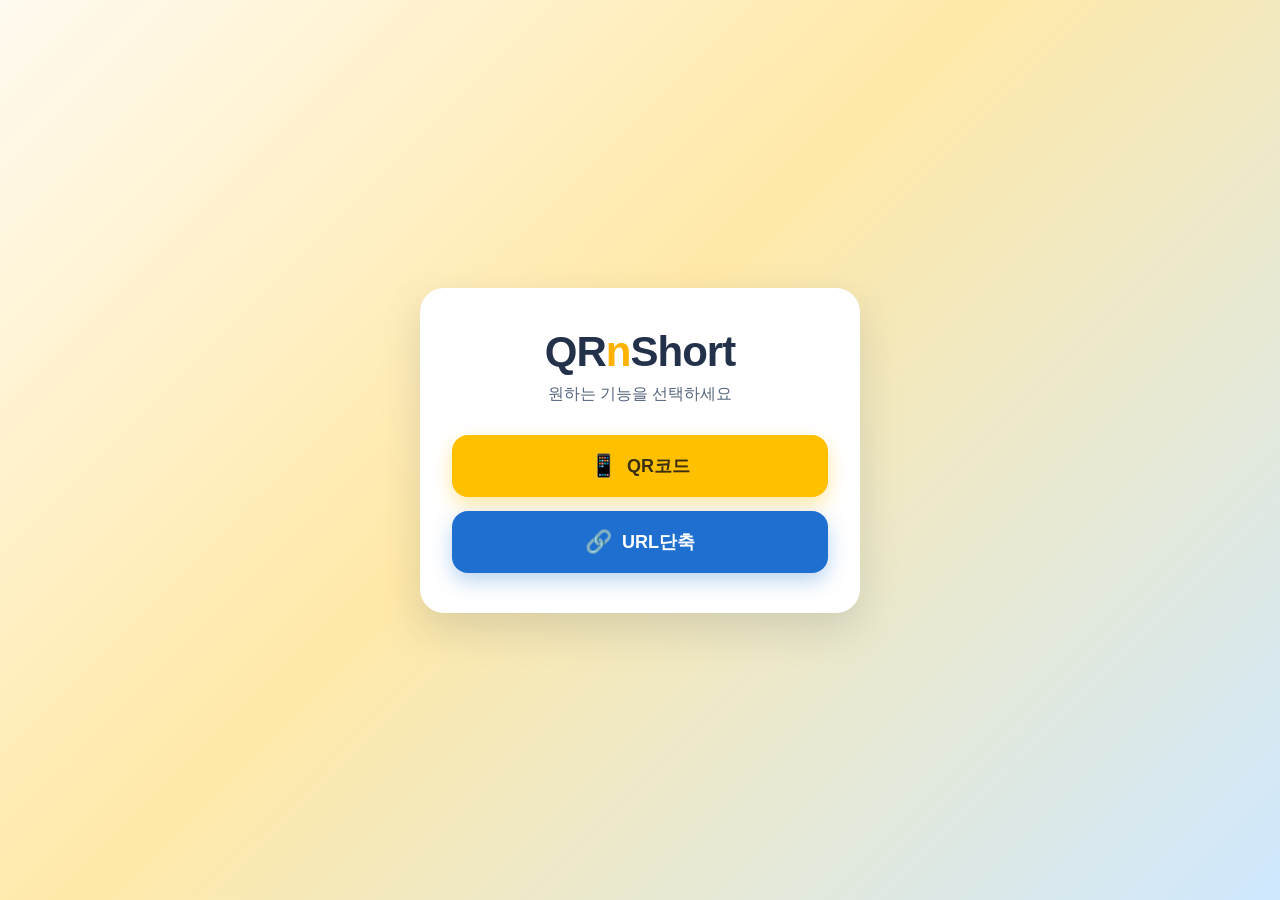
<file: index.html>
<!DOCTYPE html>
<html lang="ko">
<head>
  <meta charset="UTF-8">
  <meta name="viewport" content="width=device-width, initial-scale=1.0">
  <title>QRnShort - URL 유틸리티</title>
  <link rel="stylesheet" href="style.css?v=6">
</head>
<body>
  <main class="home">
    <h1>QR<span>n</span>Short</h1>
    <p class="sub">원하는 기능을 선택하세요</p>
    <div class="buttons">
      <a class="tool qr" href="url2qr/index.html">
        <span class="emoji">📱</span>
        <strong>QR코드</strong>
        <small>URL → QR코드 이미지</small>
      </a>
      <a class="tool short" href="urlShort/index.html">
        <span class="emoji">🔗</span>
        <strong>URL단축</strong>
        <small>긴 URL → 짧은 URL</small>
      </a>
    </div>
  </main>
</body>
</html>
</file>
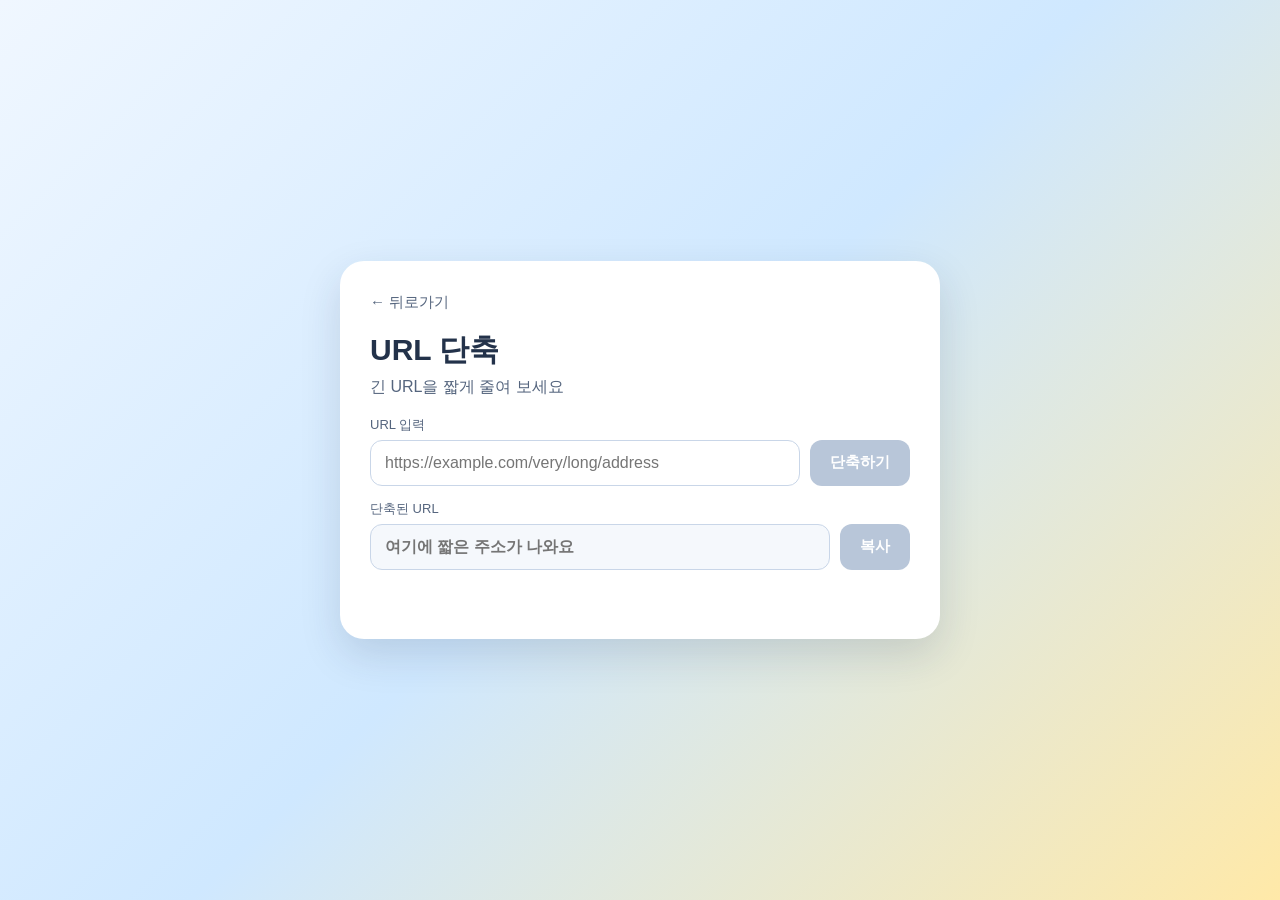
<file: urlShort/index.html>
<!DOCTYPE html>
<html lang="ko">
<head>
  <meta charset="UTF-8">
  <meta name="viewport" content="width=device-width, initial-scale=1.0">
  <title>URL단축 - QRnShort</title>
  <link rel="stylesheet" href="style.css?v=6">
</head>
<body>
  <main class="box">
    <a href="../index.html" class="back">← 뒤로가기</a>
    <h1>URL 단축</h1>
    <p class="sub">긴 URL을 짧게 줄여 보세요</p>
    <label for="url-input">URL 입력</label>
    <div class="row">
      <input type="url" id="url-input" placeholder="https://example.com/very/long/address">
      <button id="shorten-btn" type="button" disabled>단축하기</button>
    </div>
    <label for="result">단축된 URL</label>
    <div class="row">
      <input type="text" id="result" readonly placeholder="여기에 짧은 주소가 나와요">
      <button id="copy-btn" type="button" disabled>복사</button>
    </div>
    <p id="msg" class="msg" role="status"></p>
  </main>
  <script src="script.js?v=2"></script>
</body>
</html>
</file>
<file: style.css>
* { box-sizing: border-box; }
body {
  margin: 0; min-height: 100vh; display: grid; place-items: center; padding: 24px;
  font-family: "Apple SD Gothic Neo", "Malgun Gothic", "Noto Sans KR", sans-serif;
  background: linear-gradient(135deg, #fffaf0 0%, #ffe9a8 45%, #cfe8ff 100%);
  color: #23324a;
}
.home {
  transition: transform .2s, box-shadow .2s;
  width: 100%; max-width: 440px; text-align: center; padding: 40px 32px;
  background: #fff; border-radius: 24px; box-shadow: 0 16px 40px rgba(35,50,74,.15);
}
h1 { font-size: 42px; margin: 0; letter-spacing: -1px; }
h1 span { color: #ffb300; }
.sub { color: #55657e; margin: 8px 0 30px; }
.buttons { display: grid; gap: 14px; }
.tool {
  display: flex; align-items: center; justify-content: center; gap: 10px;
  padding: 18px; border-radius: 16px; text-decoration: none; font-size: 18px; font-weight: 700;
  transition: transform .15s, box-shadow .15s;
}
.tool:hover { transform: translateY(-4px); filter: brightness(1.05); }
.qr:hover { box-shadow: 0 14px 30px rgba(255,192,0,.5); }
.short:hover { box-shadow: 0 14px 30px rgba(31,111,209,.45); }
.tool:focus-visible { outline: 3px solid #1f6fd1; outline-offset: 3px; }
.tool small { display: none; }
.qr { background: #ffc000; color: #3b2f12; box-shadow: 0 8px 20px rgba(255,192,0,.35); }
.short { background: #1f6fd1; color: #fff; box-shadow: 0 8px 20px rgba(31,111,209,.3); }
.emoji { font-size: 22px; }
</file>
<file: urlShort/style.css>
* { box-sizing: border-box; }
body {
  margin: 0; min-height: 100vh; display: grid; place-items: center; padding: 24px;
  font-family: "Apple SD Gothic Neo", "Malgun Gothic", "Noto Sans KR", sans-serif;
  background: linear-gradient(135deg, #f0f7ff 0%, #cfe8ff 50%, #ffe9a8 100%);
  color: #23324a;
}
.box {
  width: 100%; max-width: 600px; background: #fff;
  border-radius: 24px; padding: 32px 30px 36px; box-shadow: 0 16px 40px rgba(35,50,74,.15);
}
.back { display: inline-block; color: #55657e; text-decoration: none; font-size: 15px; margin-bottom: 18px; }
.back:hover { color: #23324a; }
h1 { margin: 0 0 6px; font-size: 30px; }
.sub { color: #55657e; margin: 0 0 18px; }
label { display: block; font-size: 13px; color: #55657e; margin: 14px 0 6px; }
.row { display: flex; gap: 10px; }
.row input {
  flex: 1; min-width: 0; font-size: 16px; padding: 13px 14px;
  border: 1px solid #c9d6e8; border-radius: 12px; outline: 0;
}
.row input:focus { border-color: #1f6fd1; box-shadow: 0 0 0 3px rgba(31,111,209,.15); }
#result { background: #f5f8fc; color: #1f6fd1; font-weight: 700; }
.row button {
  border: 0; border-radius: 12px; padding: 0 20px; font-size: 15px; font-weight: 700;
  background: #1f6fd1; color: #fff; cursor: pointer; white-space: nowrap;
}
.row button { transition: transform .15s, box-shadow .15s, background .15s; }
.row button:hover:not(:disabled) { background: #185bb0; transform: translateY(-2px); box-shadow: 0 8px 18px rgba(31,111,209,.35); }
.row button:disabled { background: #b8c6d9; cursor: not-allowed; }
.msg { min-height: 1.4em; margin: 14px 0 0; font-size: 14px; color: #c0392b; }
.msg.ok { color: #1f8a4c; }
</file>
